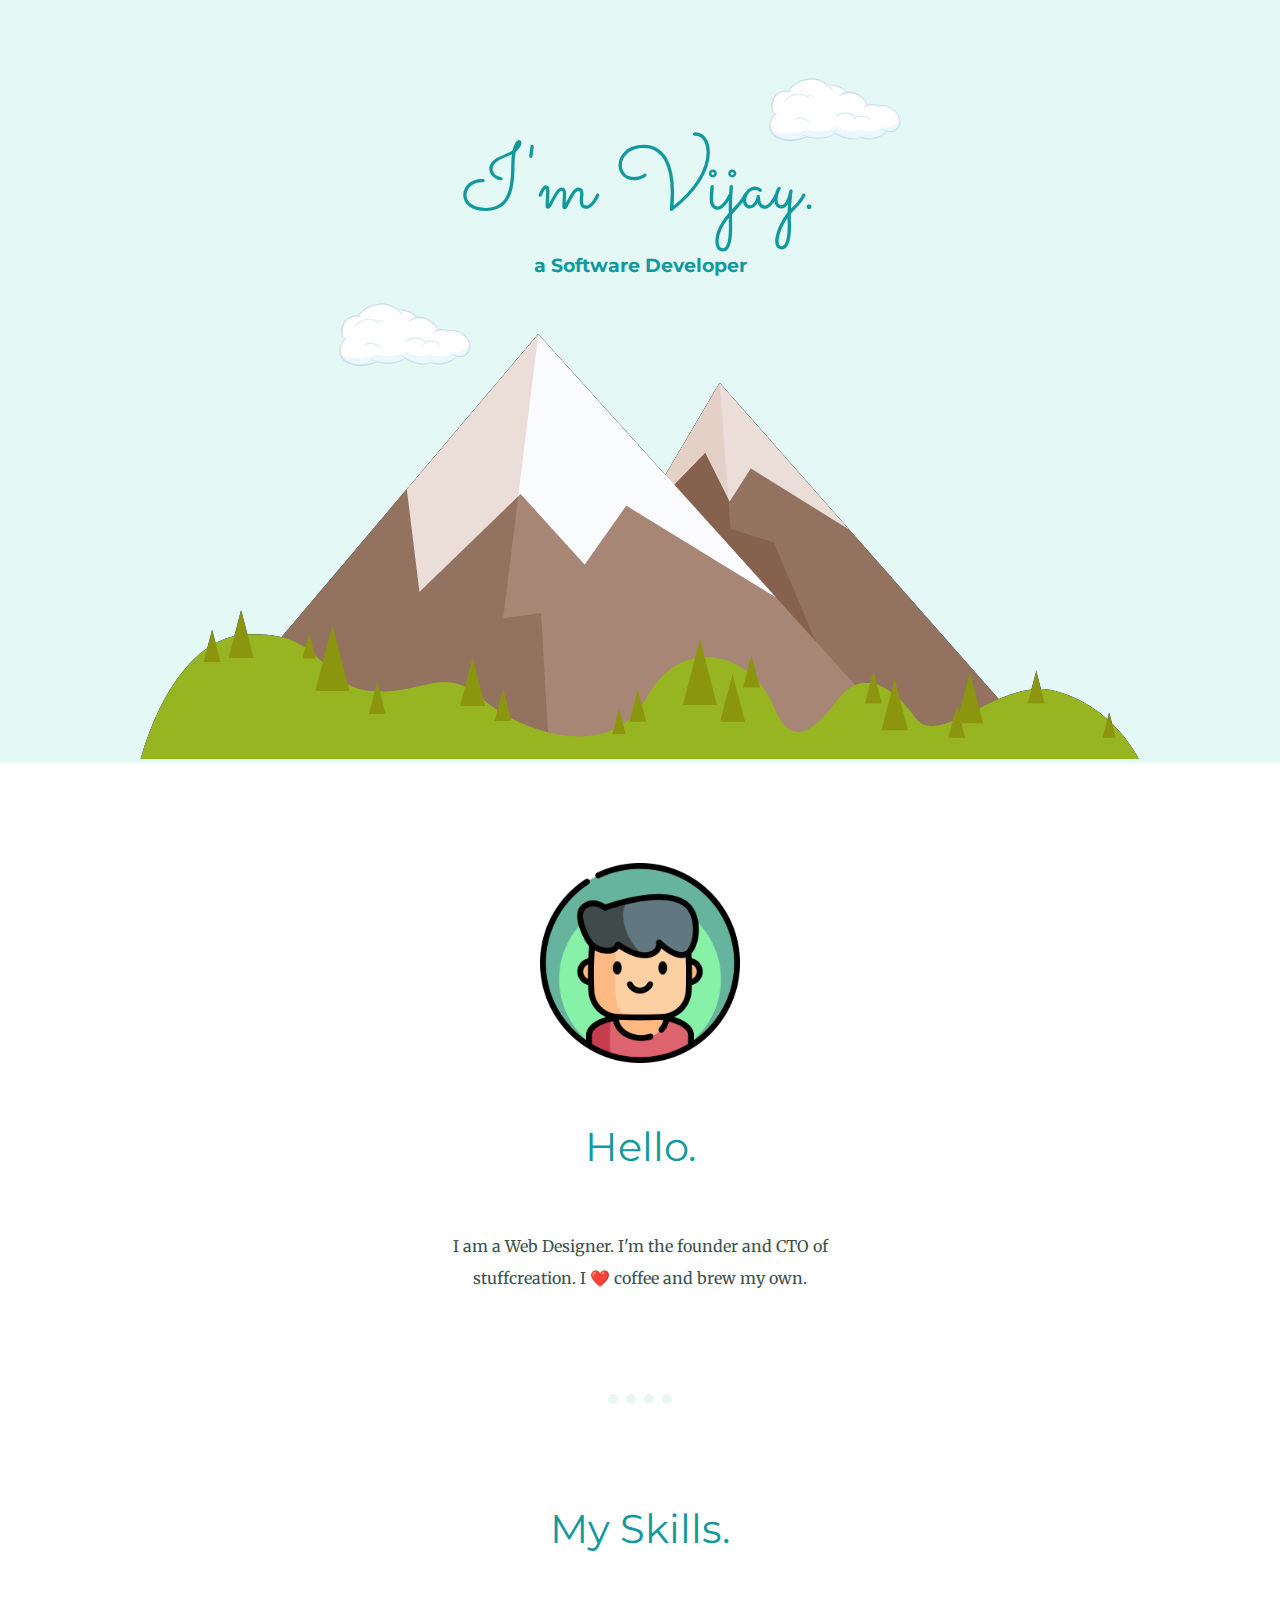
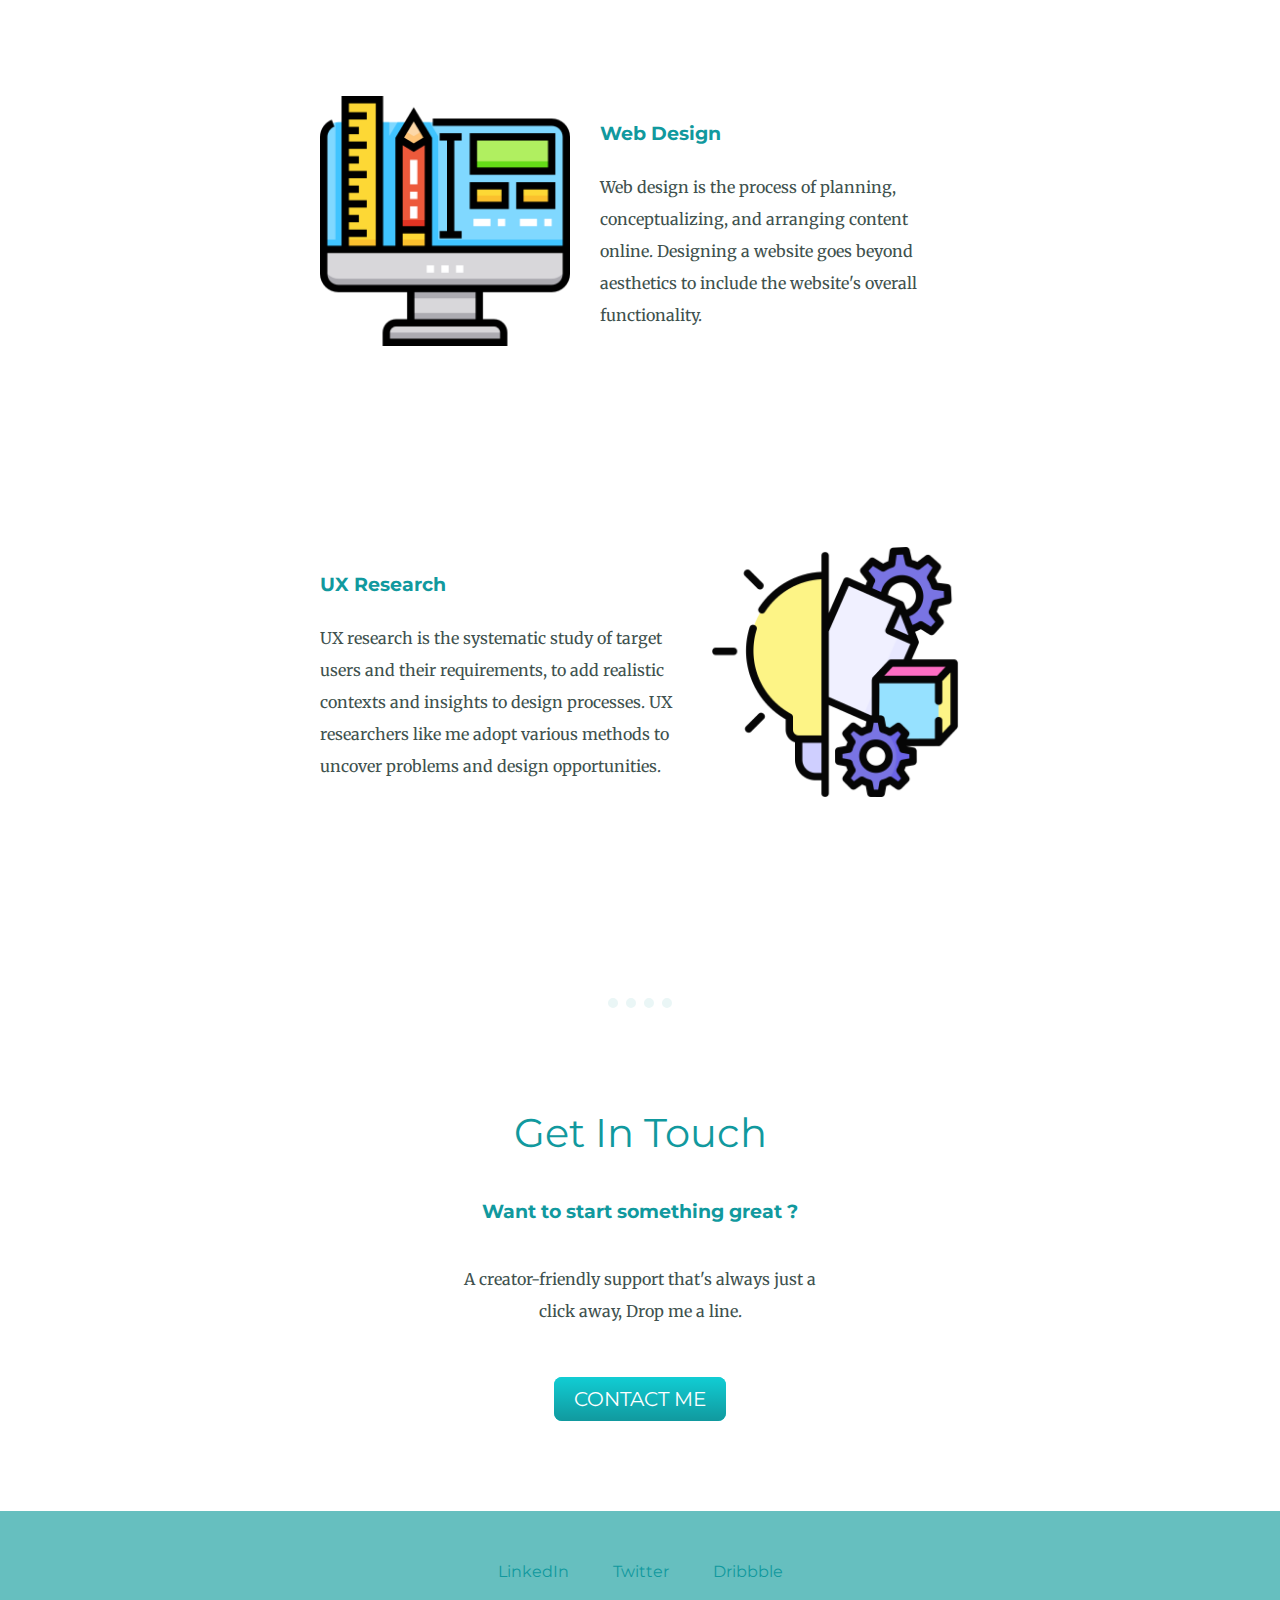
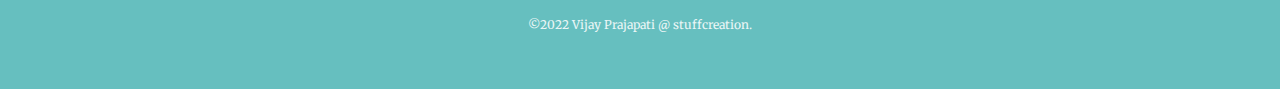
<file: index.html>
<!DOCTYPE html>
<html lang="en">
<head>
  
    <meta charset="UTF-8">
    <meta name="viewport" content="width=device-width, initial-scale=1">
    <title>Vijay Prajapati</title>
    <link rel="stylesheet" href="css/styles.css">
    <link rel="favicon" href="favicon.ico">
    <link rel="preconnect" href="https://fonts.googleapis.com">
    <link rel="preconnect" href="https://fonts.gstatic.com" crossorigin>
    <link href="https://fonts.googleapis.com/css2?family=Clicker+Script&family=Merriweather&family=Montserrat&family=Sacramento&display=swap" rel="stylesheet">
    
</head>

<body>
    <div class="top-container">
        <img class="top-cloud" src="images/cartoon-cloud2.png" alt="cloud-img">
        <h1>I'm Vijay.</h1>
        <h3>a Software Developer</h3>
        <img class="bottom-cloud" src="images/cartoon-cloud2.png" alt="cloud-img">
        <img class="mountains" src="images/mountain1.png" alt="mountain-img">
    </div>

    <div class="middle-container">
        <div class="profile">
          <img class="profile-pic" src="images/avatar.png" alt="profile-pic">
          <h2>Hello.</h2>
          <p class="p1">I am a Web Designer. I'm the founder and CTO of stuffcreation. I ❤️ coffee and brew my own.</p>
        </div>
        <hr>
        <div class="skills">
          <h2>My Skills.</h2>
          <div class="skill-row">
            <img class="web-skill" src="images/webdesign.png" alt="">
            <h3>Web Design</h3>
            <p>Web design is the process of planning, conceptualizing, and arranging content online. Designing a website goes beyond aesthetics to include the website's overall functionality.</p>
          </div>
          <div class="skill-row">
            <img class="ux-skill" src="images/uxresearch.png" alt="">
            <h3>UX Research</h3>
            <p>UX research is the systematic study of target users and their requirements, to add realistic contexts and insights to design processes. UX researchers like me adopt various methods to uncover problems and design opportunities.</p>
          </div>
        </div>
        <hr>
        <div class="contact-me">
          <h2>Get In Touch</h2>
          <h3>Want to start something great ?</h3>
          <p class="discription-last">A creator-friendly support that's always just a click away, Drop me a line.</p>
          <a class="btn" href="mailto:Vijaypatel9824859@gmail.com">CONTACT ME</a>
        </div>
      </div>
      
      
      <div class="bottom-container">
        <a class="footer-link" href="https://www.linkedin.com/in/Vijay-patel-183664198">LinkedIn</a>
        <a class="footer-link" href="https://twitter.com/Vijaypatel_2905">Twitter</a>
        <a class="footer-link" href="https://dribbble.com/stuffcreation">Dribbble</a>
        <p class="copyright">©2022 Vijay Prajapati @ stuffcreation.</p>
      </div>
    
</body>

</html>
</file>
<file: css/styles.css>
/**************************************** TAG SELECTORS ****************************************/
body{
    color: #40514E;
    margin: 0;
    text-align: center;
    font-family: 'Merriweather', serif; 
}

h1{
    color: #11999E;
    margin-top: 0;
    margin-bottom: 0;
    font-family: 'Sacramento', cursive;
    font-size: 5.625em;
    font-weight:normal;
    line-height: 100%;
}

h2{
    color: #11999E;
    font-family: 'Montserrat', sans-serif;
    font-size: 2.5rem;
    font-weight: normal;
    padding-bottom: 10px;
}

h3{
    color: #11999E;
    font-family: 'Montserrat', sans-serif;
}

hr{
    border-style: none;
    border-top-style: dotted;
    border-color: #EAF6F6;
    border-width: 10px;
    width: 5%;
    margin: 100px auto;
}

p{
    line-height: 2;
}

a{
    color: #11999E;
    font-family: 'Montserrat', sans-serif;
    margin: 10px 20px;
    text-decoration: none;
}

a:hover{
    color: #EAF6F6;
}

/**************************************** CLASS SELECTORS ****************************************/



.top-container{
    margin: 0 auto;
    padding-top: 145px;
    background-color: #E4F9F5;
    position: relative;
    width:100%;
    height: 100%;
    overflow: hidden;
}

/*
.middle-container{
}
*/

.profile{
    line-height: 2;
    margin: 100px 0;
}

.p1{
    width: 30%;
    margin: 0 auto;
}
.profile-pic{
    width: 200px;
    height: 200px;
}

.web-skill{
    float: left;
    min-width: 200px;
    max-width: 250px;
    margin-right: 30px;
}

.ux-skill{
    float: right;
    min-width: 200px;
    max-width: 250px;
    margin-left: 30px;
}

.skill-row{
    width: 50%;
    padding: 100px 0;
    margin: auto;
    text-align: left;
    line-height: 2;
}

.pro{
    text-decoration: underline;
}

.top-cloud{
    width: 150px;
    height: 150px;
    position: absolute;
    right: 370px;
    top: 35px;
    -webkit-animation: linear infinite;
    -webkit-animation-name: runright;
    -webkit-animation-duration: 10s;
}
  @-webkit-keyframes runright {
    0% {
      right: 25%;
    }
    50% {
      right: 30%;
    }
    100% {
      right: 25%;    
    }
  }

.bottom-cloud{
    max-width: 150px;
    max-height: 150px;
    position: absolute;
    left: 330px;
    bottom: 353px;
    -webkit-animation: linear infinite;
    -webkit-animation-name: runleft;
    -webkit-animation-duration: 11s;
}
@-webkit-keyframes runleft {
    0% {
      left: 25%;
    }
    50% {
      left: 30%;
    }
    100% {
      left: 25%;    
    }
  }

.mountains{
    max-width: 100%;
}

.discription-last{
    width: 30%;
    margin: 40px auto 60px;
}

.contact-me{
    margin: 100px auto;
}

.copyright{
    color: #EAF6F6;
    font-size: 0.75rem;
    padding: 20px 0;
}

.bottom-container{
    background-color: #66BFBF;
    padding: 50px 0 20px;
}

/******************** Button ********************/

.btn {
    background: #11cdd4;
    background-image: -webkit-linear-gradient(top, #11cdd4, #11999e);
    background-image: -moz-linear-gradient(top, #11cdd4, #11999e);
    background-image: -ms-linear-gradient(top, #11cdd4, #11999e);
    background-image: -o-linear-gradient(top, #11cdd4, #11999e);
    background-image: linear-gradient(to bottom, #11cdd4, #11999e);
    -webkit-border-radius: 8;
    -moz-border-radius: 8;
    border-radius: 8px;
    font-family: 'Montserrat', sans-serif;
    color: #ffffff;
    font-size: 20px;
    padding: 10px 20px 10px 20px;
    text-decoration: none;
  }
  
  .btn:hover {
    background: #30e3cb;
    background-image: -webkit-linear-gradient(top, #30e3cb, #2bc4ad);
    background-image: -moz-linear-gradient(top, #30e3cb, #2bc4ad);
    background-image: -ms-linear-gradient(top, #30e3cb, #2bc4ad);
    background-image: -o-linear-gradient(top, #30e3cb, #2bc4ad);
    background-image: linear-gradient(to bottom, #30e3cb, #2bc4ad);
    text-decoration: none;
  }

/******************** ID SELECTORS********************/



/******************** Responsive ********************/


@media screen and (min-width: 320px) and (max-width: 567px){



    h1{
        font-size: 3.75rem;
    }

    h2{
        font-size: 2rem;
        padding-bottom: 5px;
    }

    h3{
        font-size: 1rem;
    }
    hr{
        border-width: 10px;
        width: 15%;
    }
    /* .top-container{
        position: relative;
        height: 75vh; 
     } */
    .top-cloud{
        display: none;
    }
    .bottom-cloud{
        display: none;
    }
    /* .mountains{
        position: absolute;
        bottom: 0;
        left: 0;
        right: 0;
        margin-top: auto;
        padding-top: 125px;
        
    } */

    .profile-pic{
        width: 120px;
        height: 120px;
    }

    .p1{
        width: 85%;
        margin: 0 auto;
    }

    .web-skill{
        float: none;
        width: 45%;
        margin: auto;
    }

    .ux-skill{
        float: none;
        width: 45%;
        margin: auto;
    }
    
    .skill-row{
        width: 85%;
        padding: 100px 0;
        margin: auto;
        text-align: center;
        line-height: 2;
    }

    .discription-last{
        width: 85%;
        margin: 30px auto 60px;
    }
    .btn{
        font-size: 1rem;
    }



}
</file>
